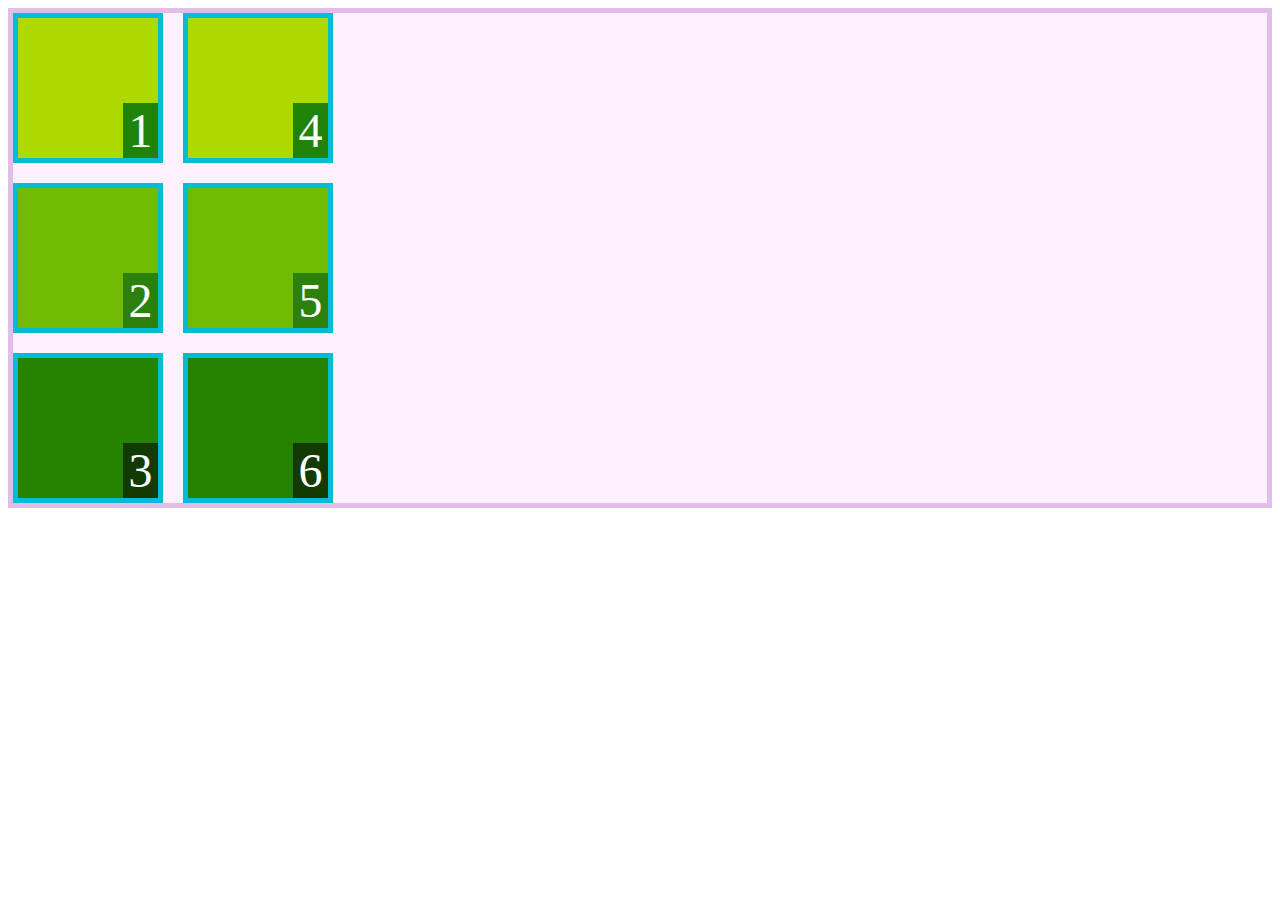
<file: clase1/index.html>
<!DOCTYPE html>
<html lang="en">
<head>
    <meta charset="UTF-8">
    <meta http-equiv="X-UA-Compatible" content="IE=edge">
    <meta name="viewport" content="width=device-width, initial-scale=1.0">
    <link rel="stylesheet" href="style.css">
    <title>Document</title>
</head>
<body>
    <div class="container">
        <div class="item">
            <div class="number">
                1
            </div>
        </div>
        <div class="item">
            <div class="number">
                2
            </div>
        </div>
        <div class="item">
            <div class="number">
                3
            </div>
        </div>
        <div class="item">
            <div class="number">
                4
            </div>
        </div>
        <div class="item">
            <div class="number">
                5
            </div>
        </div>
        <div class="item">
            <div class="number">
                6
            </div>
        </div>
    </div>
</body>
</html>
</file>
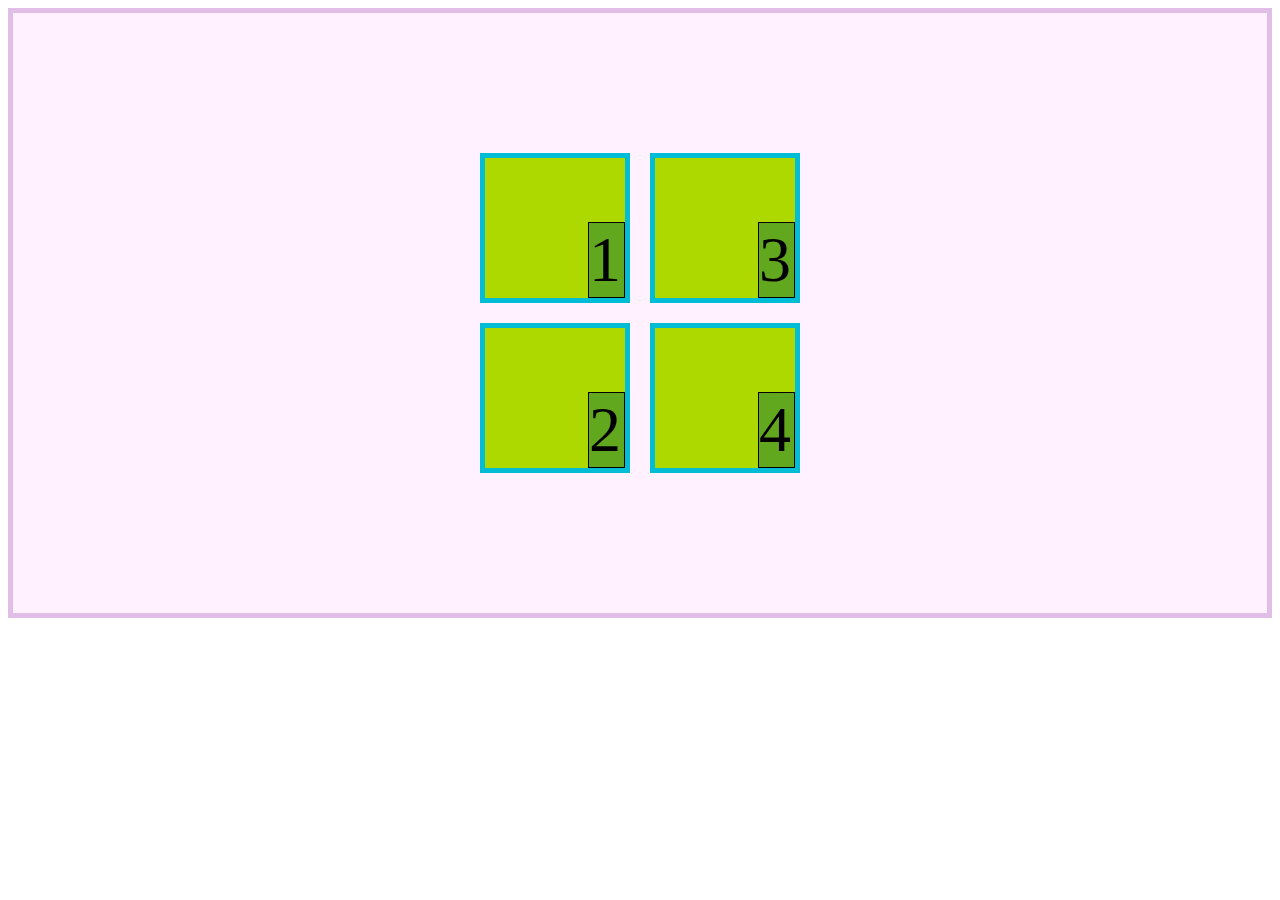
<file: clase2/index.html>
<!DOCTYPE html>
<html lang="en">
<head>
    <meta charset="UTF-8">
    <meta http-equiv="X-UA-Compatible" content="IE=edge">
    <meta name="viewport" content="width=device-width, initial-scale=1.0">
    <link rel="stylesheet" href="style.css">
    <title>Document</title>
</head>
<body>
    <div class="container">
        <div class="item">
            <div class="number">
                1
            </div>
        </div>
        <div class="item">
            <div class="number">
                2
            </div>
        </div>
        <div class="item">
            <div class="number">
                3
            </div>
        </div>
        <div class="item">
            <div class="number">
                4
            </div>
        </div>

    </div>
</body>
</html>
</file>
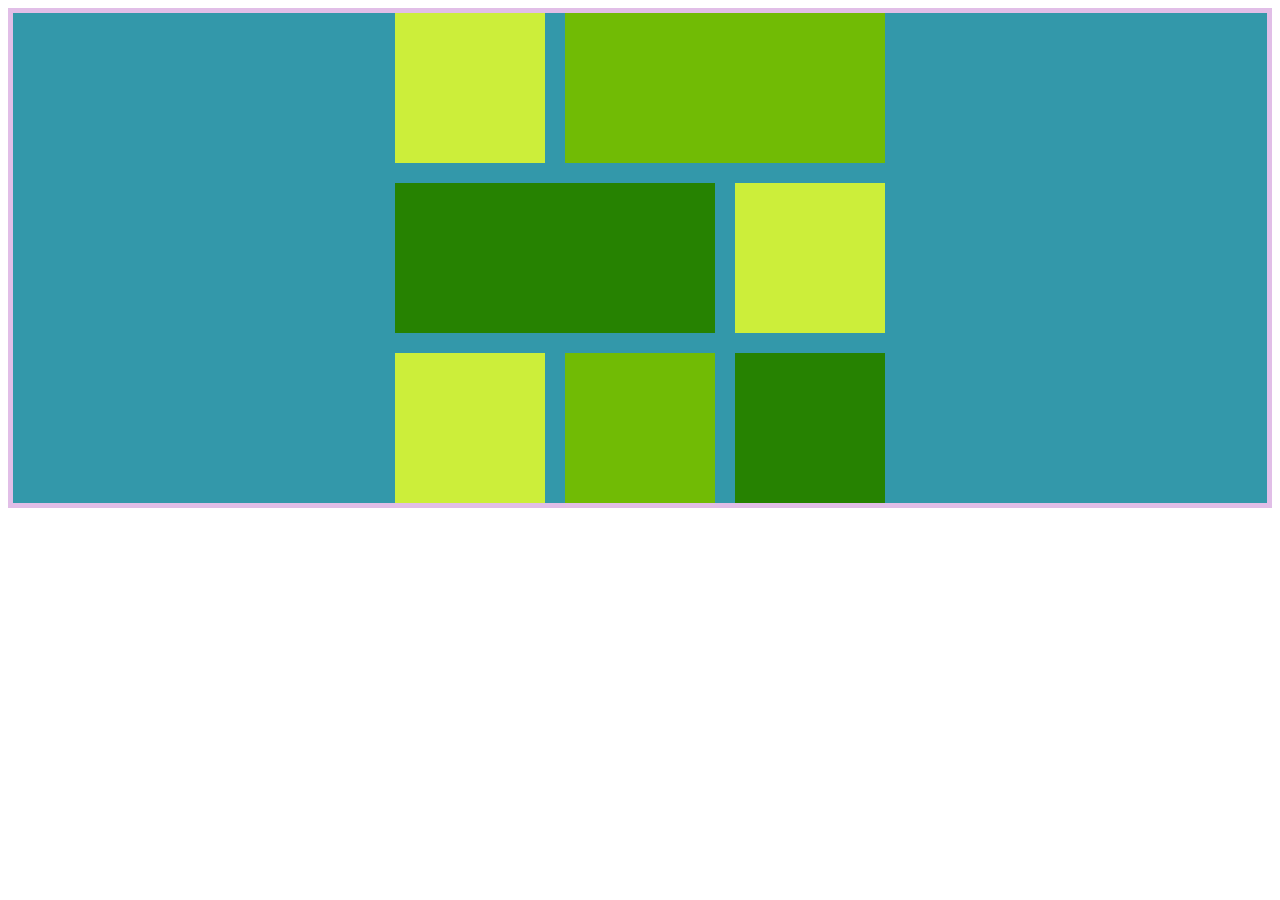
<file: clase3/index.html>
<!DOCTYPE html>
<html lang="en">
<head>
    <meta charset="UTF-8">
    <meta http-equiv="X-UA-Compatible" content="IE=edge">
    <meta name="viewport" content="width=device-width, initial-scale=1.0">
    <link rel="stylesheet" href="style.css">
    <title>Document</title>
</head>
<body>
    <div class="container">
        <div class=" item item-1"></div>
        <div class=" item item-2"></div>
        <div class=" item item-3"></div>
        <div class=" item item-4"></div>
        <div class=" item item-5"></div>
        <div class=" item item-6"></div>
        <div class=" item item-7"></div>
    </div>
</body>
</html>
</file>
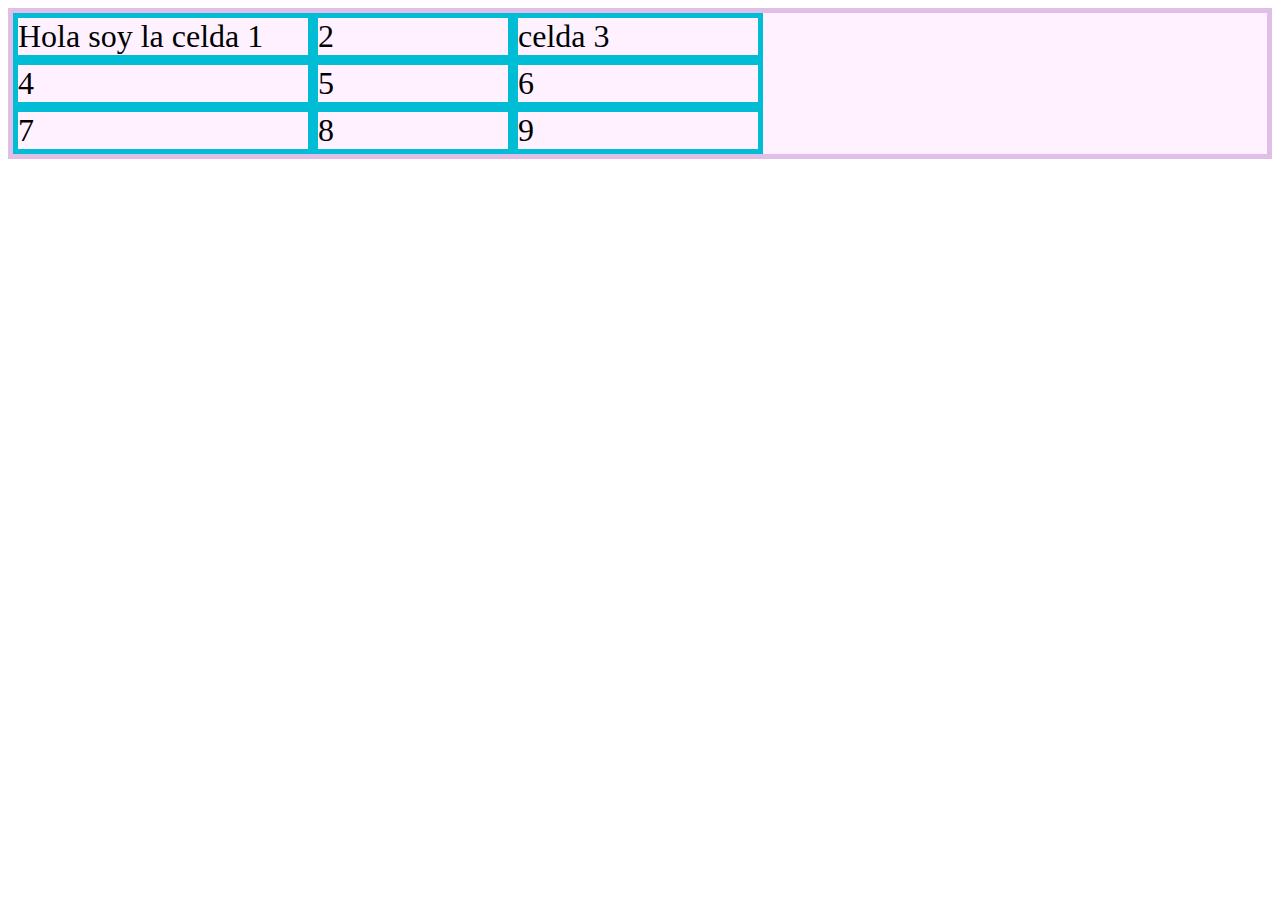
<file: clase4/index.html>
<!DOCTYPE html>
<html lang="en">
<head>
    <meta charset="UTF-8">
    <meta http-equiv="X-UA-Compatible" content="IE=edge">
    <meta name="viewport" content="width=device-width, initial-scale=1.0">
    <link rel="stylesheet" href="style.css">
    <title>Minmax y repeat</title>
</head>
<body>
    <div class="container">
        <div class="item item-1">Hola soy la celda 1</div>
        <div class="item item-2">2</div>
        <div class="item item-3">celda 3</div>
        <div class="item item-4">4</div>
        <div class="item item-5">5</div>
        <div class="item item-6">6</div>
        <div class="item item-7">7</div>
        <div class="item item-8">8</div>
        <div class="item item-9">9</div>
    </div>
</body>
</html>
</file>
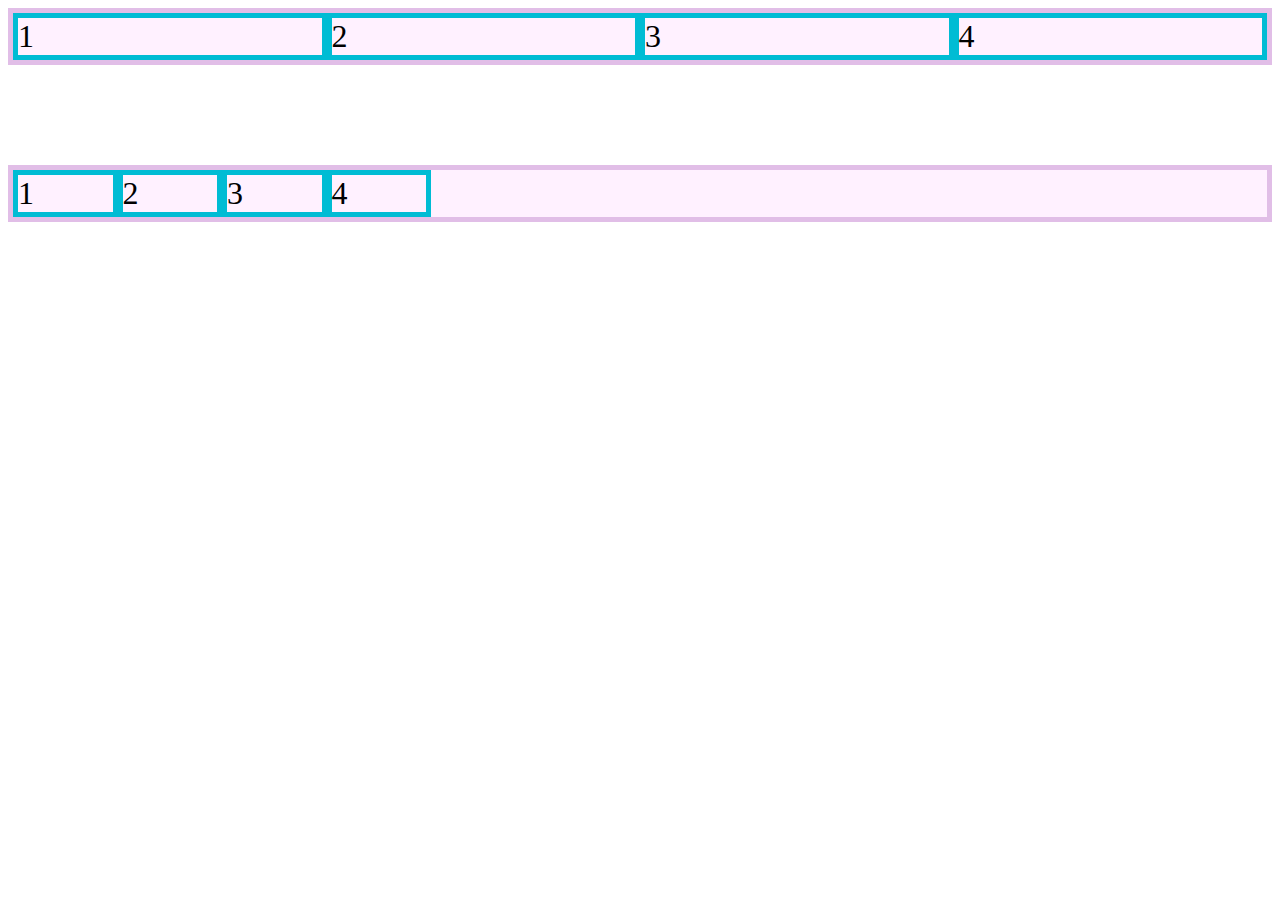
<file: clase5/index.html>
<!DOCTYPE html>
<html lang="en">
<head>
    <meta charset="UTF-8">
    <meta http-equiv="X-UA-Compatible" content="IE=edge">
    <meta name="viewport" content="width=device-width, initial-scale=1.0">
    <link rel="stylesheet" href="style.css">
    <title>Keywords especiales</title>
</head>
<body>
    <div class="contenedor">
        <div class="item item-1">1</div>
        <div class="item item-2">2</div>
        <div class="item item-3">3</div>
        <div class="item item-4">4</div>
    </div>

    <div class="contenedor-2">
        <div class="item item-1">1</div>
        <div class="item item-2">2</div>
        <div class="item item-3">3 </div>
        <div class="item item-4">4</div>
    </div>
</body>
</html>
</file>
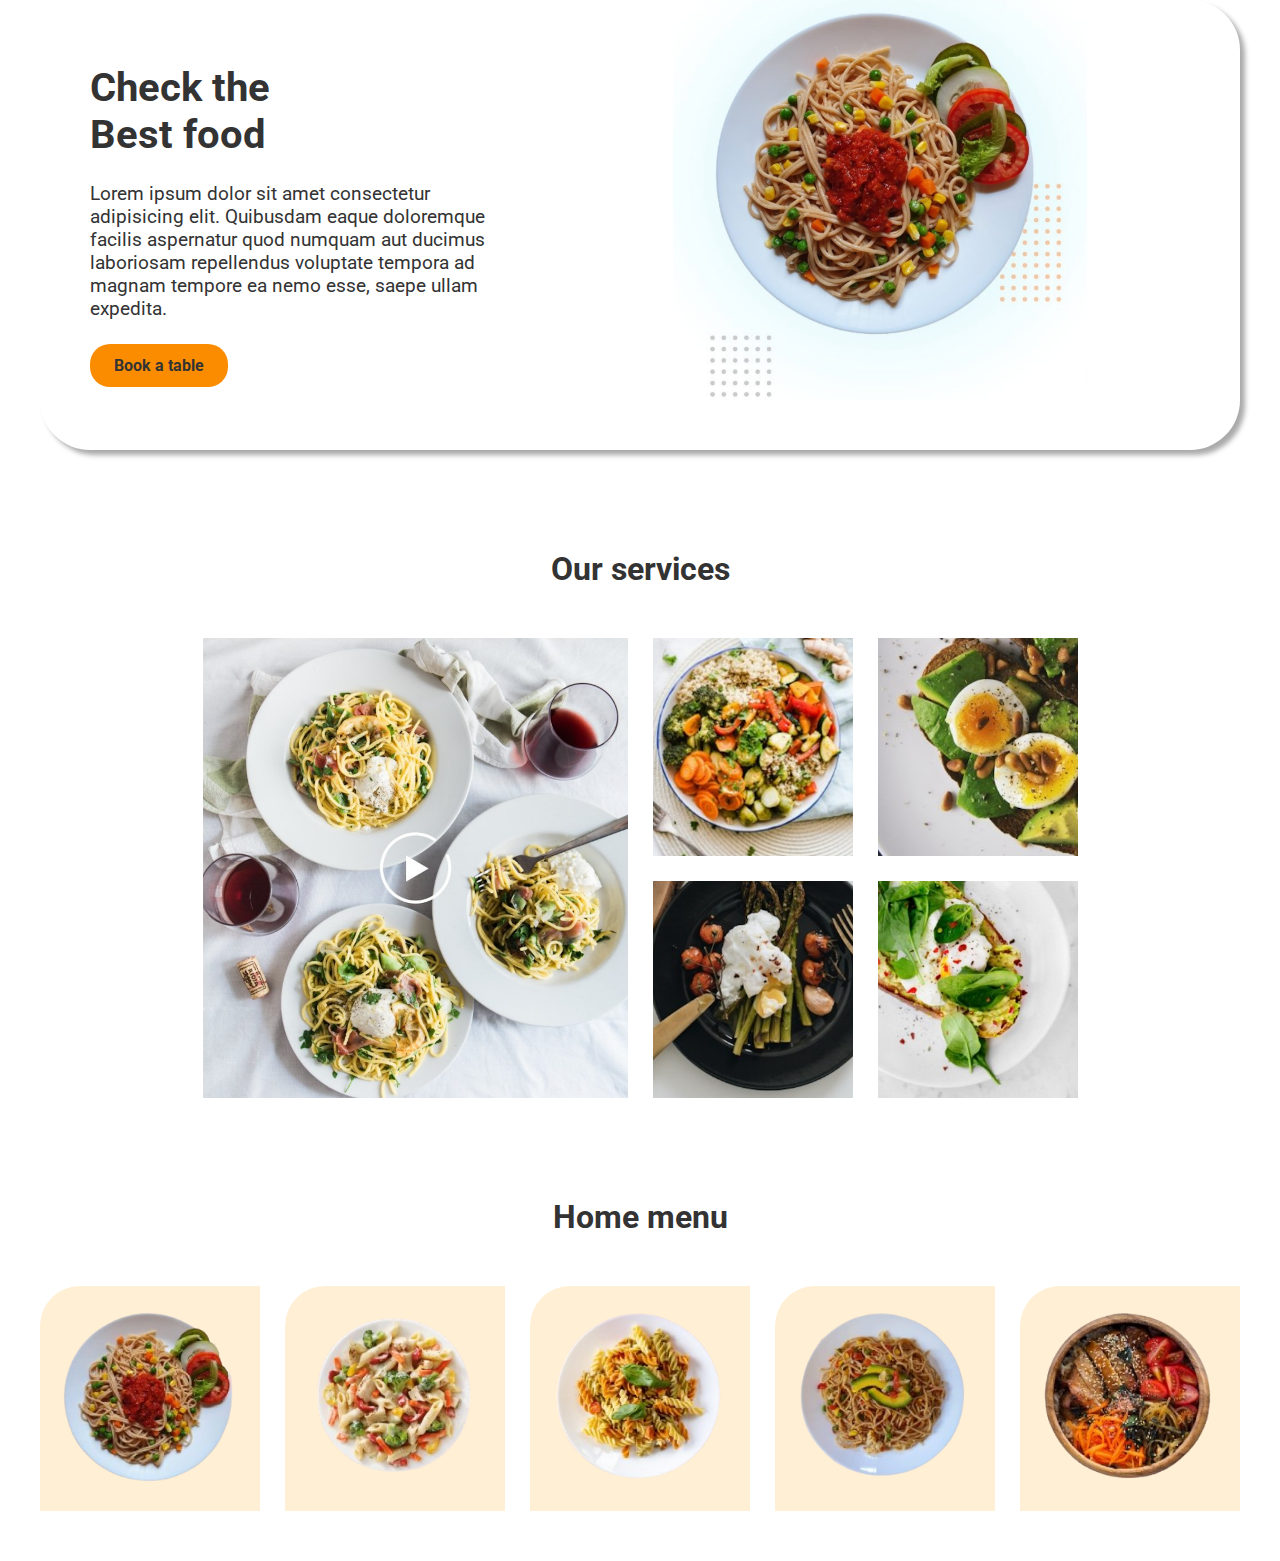
<file: proyecto/index.html>
<!DOCTYPE html>
<html lang="en">
<head>
    <meta charset="UTF-8">
    <meta http-equiv="X-UA-Compatible" content="IE=edge">
    <meta name="viewport" content="width=device-width, initial-scale=1.0">
    <link rel="stylesheet" href="style.css">
    <title>Document</title>
</head>
<body>
    <main>
        <section class="hero">
            <div class="info">
                <h1 class="info-title">Check the </br> Best food</h1>
                <p class="info-suntitle"> Lorem ipsum dolor sit amet consectetur adipisicing elit. Quibusdam eaque doloremque facilis aspernatur quod numquam aut ducimus laboriosam repellendus voluptate tempora ad magnam tempore ea nemo esse, saepe ullam expedita.</p>
                <button class="info-button">Book a table</button>
            </div>
            <div class="hero-img">
                <img src="./images/hero.png" alt="Plato de pasta con vegetales">
            </div>
        </section>

        <section class="dishes">
            <h2 class="dishes-title">Our services</h2>
            <div class="dishes-grid">
                <img src="./images/video.png" alt="Una mesa con platos de pasta" class="dishes-item__big">

                <img src="./images/dish1.png" alt="Bowl de vegetales" class="dishes-item">
    
                <img src="./images/dish2.png" alt="Bowl de vegetales" class="dishes-item">
    
                <img src="./images/dish3.png" alt="Bowl de vegetales" class="dishes-item">
    
                <img src="./images/dish4.png" alt="Bowl de vegetales" class="dishes-item">
    
            </div>

        </section>
        
        <section class="menu">
            <h2 class="menu-title">Home menu</h2>

            <div class="menu-grid">

                <div class="menu-grid-item">
                    <img src="./images/plate1.png" alt="Plato de pasta con salsa y vegetales">

                </div>
                <div class="menu-grid-item">
                    <img src="./images/plate2.png" alt="Plato de pasta con salsa y vegetales">
                    
                </div>
                <div class="menu-grid-item">
                    <img src="./images/plate3.png" alt="Plato de pasta con salsa y vegetales">
                    
                </div>
                <div class="menu-grid-item">
                    <img src="./images/plate4.png" alt="Plato de pasta con salsa y vegetales">
                    
                </div>
                <div class="menu-grid-item">
                    <img src="./images/plate5.png" alt="Plato de pasta con salsa y vegetales">
                    
                </div>
            </div>
        </section>


    </main>
</body>
</html>
</file>
<file: clase1/style.css>
.container{
    border: 5px solid #e1bee7;
    background-color: #fff1ff;
    display: grid;
    grid-template-rows:  150px 150px 150px;
    grid-auto-columns: 150px;
    grid-auto-flow: column;
    gap: 20px;
}

.item{
    border: 5px solid #00bcd4;
    font-size: 3rem;
    display: flex;
    justify-content: right;
    align-items:flex-end;
}

.item:nth-child(1),.item:nth-child(4){
    background-color: #add901;
}

.item:nth-child(2),.item:nth-child(5){
    background-color: #71bb05;
}

.item:nth-child(3),.item:nth-child(6){
    background-color: #268201;
}

.number{
    color: white;
    text-align: center;
}

.item:nth-child(1) .number, .item:nth-child(4) .number{
    width: 25%;
    background-color: #208307;
}

.item:nth-child(2) .number, .item:nth-child(5) .number{
    width: 25%;
    background-color: #2c800c;
}

.item:nth-child(3) .number, .item:nth-child(6) .number{
    width: 25%;
    background-color: #123a01;
}
</file>
<file: clase2/style.css>
.container{
    height: 600px;
    border: 5px solid #e1bee7;
    background-color: #fff1ff;
    display: grid;
    grid-template-rows:  150px 150px ;
    grid-auto-columns: 150px;
    grid-auto-flow: column;
    justify-content: center;
    align-content: center;
    gap: 20px;
    

}

.item{
    border: 5px solid #00bcd4;
    font-size: 4rem;
    display: flex;
    justify-content: end;
    align-items: flex-end;
    background-color: #add901;

}

.number{
    border: 1px solid black;
    width: 25%;
    background-color: #61a81e;
}
</file>
<file: clase3/style.css>
.container{
    border: 5px solid #e1bee7;
    background-color: #3398aa;
    display: grid;
    grid-template-columns: 150px 150px 150px;
    grid-template-rows: 150px 150px 150px;
    place-content: center;
    grid-template-areas: 
        "box1   box2    box2"
        "box3    box3    box4"
        "box5    box6    box7";
        gap: 20px;
}

.item{
    font-size: 4rem;
}

.item-1{

    background-color: #ccee3a;
    background-image: url("https://cdn.alfabetajuega.com/wp-content/uploads/2020/09/go.jpg");
    background-size:cover;
    background-position: center;
    grid-area: box1;
}

.item-2{

    background-color: #71bb05;
    background-image: url("https://i.pinimg.com/736x/00/8b/68/008b6896114acd500a22699514ac72e7.jpg");
    background-size:cover;
    background-position: center;
    grid-area: box2;

}

.item-3{

    background-color: #268201;
    background-image: url("https://www.seekpng.com/png/detail/65-657244_fullmetal-alchemist-anime-logo-full-metal-alchemist-homunculus.png");
    background-size:cover;
    background-position: center;
    grid-area: box3;

}

.item-4{

    background-color: #ccee3a;
    background-image: url("https://cdn.alfabetajuega.com/wp-content/uploads/2020/09/go.jpg");
    background-size:cover;
    background-position: center;
    grid-area: box4;

}

.item-5{

    background-color: #ccee3a;
    background-image: url("https://cdn.alfabetajuega.com/wp-content/uploads/2020/09/go.jpg");
    background-size:cover;
    background-position: center;
    grid-area: box5;

}

.item-6{

    background-color: #71bb05;
    background-image: url("https://i.pinimg.com/736x/00/8b/68/008b6896114acd500a22699514ac72e7.jpg");
    background-size:cover;
    background-position: center;
    grid-area: box6;

}

.item-7{

    background-color: #268201;
    background-image: url("https://www.seekpng.com/png/detail/65-657244_fullmetal-alchemist-anime-logo-full-metal-alchemist-homunculus.png");
    background-size:cover;
    background-position: center;
    grid-area: box7;

}
</file>
<file: clase4/style.css>
.container{
    border: 5px solid #e1bee7;
    background-color: #fff1ff;
    display: grid;
    grid-template-columns: minmax(auto,300px) 200px minmax(auto, 250px);
    grid-template-rows: repeat(3,auto);
    
}

.item{
    border: 5px solid #00bcd4;
    font-size: 2rem;
}

/*Auto sive para que la columna o fila se ajuste al tamaño del contenido*/
</file>
<file: clase5/style.css>
.contenedor{
    border: 5px solid #e1bee7;
    background-color: #fff1ff;
    display: grid;
    grid-template-columns: repeat(auto-fit, minmax(100px,1fr));
}
.contenedor-2{
    border: 5px solid #e1bee7;
    background-color: #fff1ff;
    display: grid;
    margin-top: 100px;
    grid-template-columns: repeat(auto-fill, minmax(100px,1fr));
}



.item{
    border: 5px solid #00bcd4;
    font-size: 2rem;
}
</file>
<file: proyecto/style.css>
@import url('https://fonts.googleapis.com/css2?family=Roboto:wght@300;400;700&display=swap');

body{
    margin: 0;
    padding: 0;
}

*{
    font-family: 'Roboto', sans-serif;
}

main{
    max-width: 1200px;
    margin: 0 auto;
}

.hero{
    display: grid;
    grid-template-columns: minmax(300px, 2fr) 3fr;
    grid-template-rows: 450px;
    border-radius: 50px;
    box-shadow: 5px 5px 5px #aaaaaa;
}

.info{
    align-self: center;
    padding-left:50px ;
    padding-bottom: 25px;
}

.hero-img img{
    width: 100%;
    height: 400px;
    object-fit: contain;

}

.info-title{
    color: #333;
    font-size: 3rem;
    font-weight: bolder;
    margin-bottom: 24px;
}

.info-suntitle{
    color: #333;
    font-size: 1.5rem;
    margin-bottom: 24px;
}

.info-button{
    border: none;
    border-radius: 20px;
    font-size: 1rem;
    color: #333;
    background-color: #fb8c00;
    font-weight: bolder;
    padding: 12px 24px;
}

.dishes{
    margin:100px 0;
}

.dishes-title{
    color: #333;
    font-weight: bold;
    text-align: center;
    margin-bottom: 50px;
    font-size: 2rem;
}

.dishes-grid{

    display: grid;
    grid-template-columns:  repeat(4,minmax(75px, 200px));
    grid-auto-rows: 1fr;
    gap: 25px;
    justify-content: center;
}

.dishes-grid img{
    width: 100%;
    height: 100%;
    object-fit: cover;
}

.dishes-item__big{
    grid-area: 1/1/3/3;
    
}

.menu{
    margin-bottom: 50px;
}

.menu-title{
    font-size: 2rem;
    color: #333;
    font-weight: bolder;
    text-align: center;
    margin-bottom: 50px;
}

.menu-grid{
    display: grid;
    gap: 25px;
    justify-content: center;
    grid-template-columns: repeat(5, minmax(150px, 250px));
}

.menu-grid-item{
    background-color: papayawhip;
    padding: 15px;
    border-top-left-radius: 40px;
}

.menu-grid-item img{
    width: 100%;
    height: 100%;
    object-fit: contain;
}

@media  screen and (max-width:1990px) {

    .info-title{
        font-size: 2.5rem;

    }
    
    .info-suntitle{
        font-size: 1.2rem;
     
    }
    
    .info-button{
        font-size: 1rem;
    }
    


}




@media  (max-width:768px) {

    main{
        width: 100%;
    }
    .hero{
        border-radius: unset;
        box-shadow: none;
    }

    .info{
        padding: 0;
        display: flex;
        flex-direction: column;
        
        
    }

    .info-title{
        font-size: 3rem;
        text-align: center;
    }

    .info-suntitle{
        text-align: center;
    }

    .info-button{
        width: 50%;
        align-self: center;
    }
  


    .hero{
        grid-template-columns: minmax(300px, 500px);
        justify-content: center;
    }
    
    .hero-img{
        display: none;
    }

    .dishes-grid{
        grid-template-columns:  repeat(auto-fit,minmax(75px, 150px));
    }

    .menu-grid{

        grid-template-columns: repeat(auto-fit, 140px);
    }


}

@media  (max-width:320px) {

    .hero{
        padding-left: 10px;
        padding-right: 10px;
    }

    .dishes{
        padding-left: 10px;
        padding-right: 10px;
    }

}
</file>
